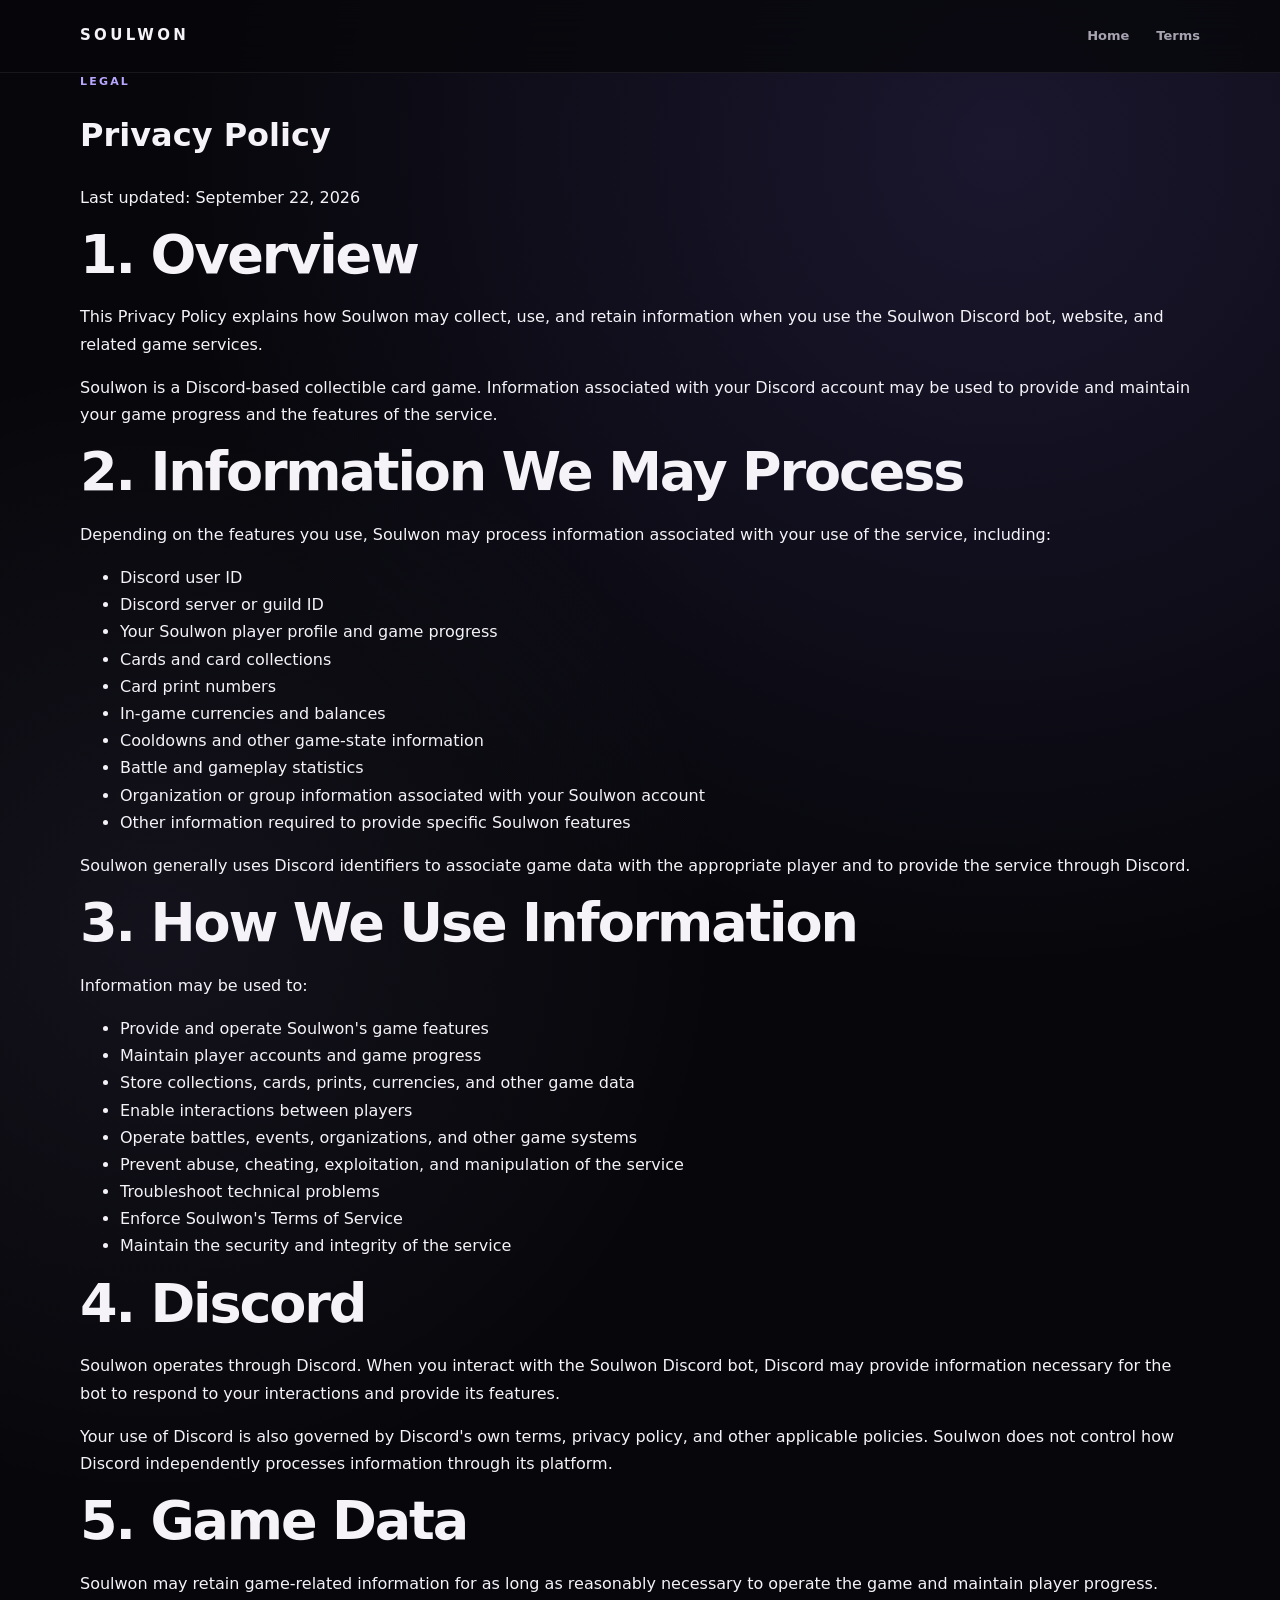
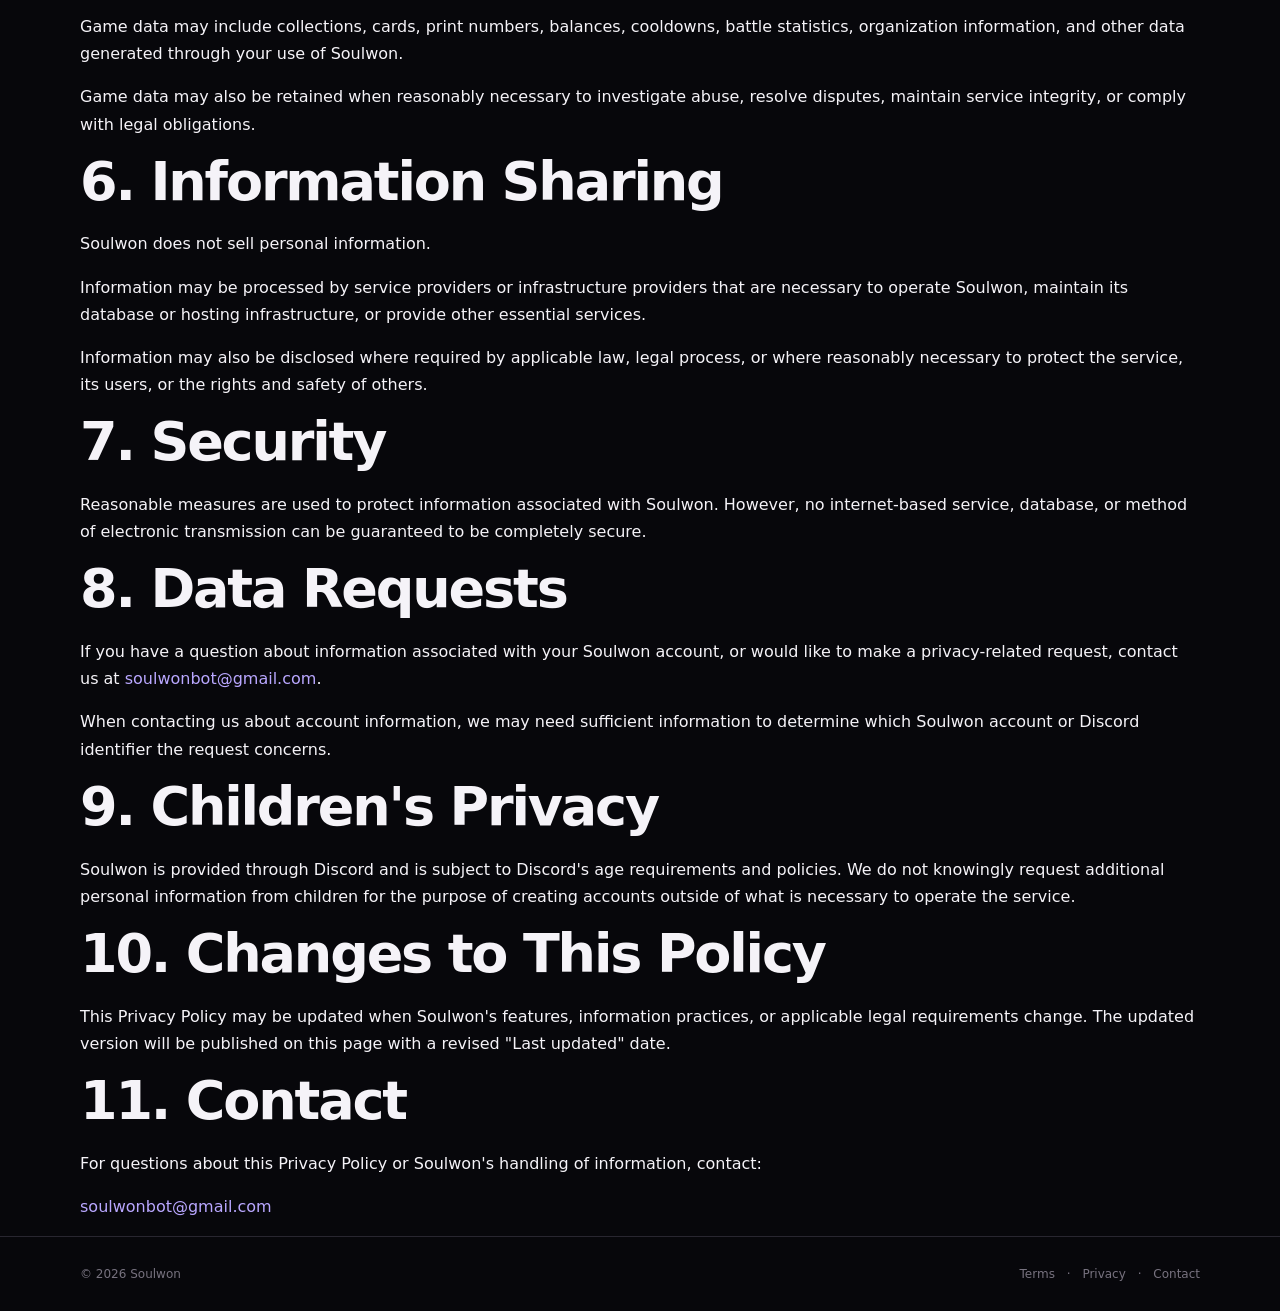
<file: privacy.html>
<!doctype html>
<html lang="en">

<head>
<meta charset="utf-8">
<meta name="viewport" content="width=device-width,initial-scale=1">

<title>Privacy Policy — Soulwon</title>

<link rel="stylesheet" href="style.css">
</head>

<body>

<header class="nav">

    <div class="wrap navin">

        <a class="logo" href="index.html">SOULWON</a>

        <nav>
            <a href="index.html">Home</a>
            <a href="terms.html">Terms</a>
        </nav>

    </div>

</header>


<main class="legalpage">

<div class="wrap">

<p class="eyebrow">LEGAL</p>

<h1>Privacy Policy</h1>

<p class="muted">
Last updated: September 22, 2026
</p>


<h2>1. Overview</h2>

<p>
This Privacy Policy explains how Soulwon may collect, use, and
retain information when you use the Soulwon Discord bot, website,
and related game services.
</p>

<p>
Soulwon is a Discord-based collectible card game. Information
associated with your Discord account may be used to provide and
maintain your game progress and the features of the service.
</p>


<h2>2. Information We May Process</h2>

<p>
Depending on the features you use, Soulwon may process information
associated with your use of the service, including:
</p>

<ul>
<li>Discord user ID</li>
<li>Discord server or guild ID</li>
<li>Your Soulwon player profile and game progress</li>
<li>Cards and card collections</li>
<li>Card print numbers</li>
<li>In-game currencies and balances</li>
<li>Cooldowns and other game-state information</li>
<li>Battle and gameplay statistics</li>
<li>Organization or group information associated with your Soulwon account</li>
<li>Other information required to provide specific Soulwon features</li>
</ul>

<p>
Soulwon generally uses Discord identifiers to associate game data
with the appropriate player and to provide the service through
Discord.
</p>


<h2>3. How We Use Information</h2>

<p>
Information may be used to:
</p>

<ul>
<li>Provide and operate Soulwon's game features</li>
<li>Maintain player accounts and game progress</li>
<li>Store collections, cards, prints, currencies, and other game data</li>
<li>Enable interactions between players</li>
<li>Operate battles, events, organizations, and other game systems</li>
<li>Prevent abuse, cheating, exploitation, and manipulation of the service</li>
<li>Troubleshoot technical problems</li>
<li>Enforce Soulwon's Terms of Service</li>
<li>Maintain the security and integrity of the service</li>
</ul>


<h2>4. Discord</h2>

<p>
Soulwon operates through Discord. When you interact with the Soulwon
Discord bot, Discord may provide information necessary for the bot
to respond to your interactions and provide its features.
</p>

<p>
Your use of Discord is also governed by Discord's own terms,
privacy policy, and other applicable policies. Soulwon does not
control how Discord independently processes information through
its platform.
</p>


<h2>5. Game Data</h2>

<p>
Soulwon may retain game-related information for as long as
reasonably necessary to operate the game and maintain player
progress.
</p>

<p>
Game data may include collections, cards, print numbers, balances,
cooldowns, battle statistics, organization information, and other
data generated through your use of Soulwon.
</p>

<p>
Game data may also be retained when reasonably necessary to
investigate abuse, resolve disputes, maintain service integrity,
or comply with legal obligations.
</p>


<h2>6. Information Sharing</h2>

<p>
Soulwon does not sell personal information.
</p>

<p>
Information may be processed by service providers or infrastructure
providers that are necessary to operate Soulwon, maintain its
database or hosting infrastructure, or provide other essential
services.
</p>

<p>
Information may also be disclosed where required by applicable law,
legal process, or where reasonably necessary to protect the service,
its users, or the rights and safety of others.
</p>


<h2>7. Security</h2>

<p>
Reasonable measures are used to protect information associated
with Soulwon. However, no internet-based service, database, or
method of electronic transmission can be guaranteed to be
completely secure.
</p>


<h2>8. Data Requests</h2>

<p>
If you have a question about information associated with your
Soulwon account, or would like to make a privacy-related request,
contact us at
<a href="mailto:soulwonbot@gmail.com">soulwonbot@gmail.com</a>.
</p>

<p>
When contacting us about account information, we may need
sufficient information to determine which Soulwon account or
Discord identifier the request concerns.
</p>


<h2>9. Children's Privacy</h2>

<p>
Soulwon is provided through Discord and is subject to Discord's
age requirements and policies. We do not knowingly request
additional personal information from children for the purpose of
creating accounts outside of what is necessary to operate the
service.
</p>


<h2>10. Changes to This Policy</h2>

<p>
This Privacy Policy may be updated when Soulwon's features,
information practices, or applicable legal requirements change.
The updated version will be published on this page with a revised
"Last updated" date.
</p>


<h2>11. Contact</h2>

<p>
For questions about this Privacy Policy or Soulwon's handling of
information, contact:
</p>

<p>
<a href="mailto:soulwonbot@gmail.com">
soulwonbot@gmail.com
</a>
</p>

</div>

</main>


<footer>

<div class="wrap footerin">

<span>© 2026 Soulwon</span>

<span>
<a href="terms.html">Terms</a>
<span class="footer-dot">·</span>
<a href="privacy.html">Privacy</a>
<span class="footer-dot">·</span>
<a href="mailto:soulwonbot@gmail.com">Contact</a>
</span>

</div>

</footer>

</body>
</html>
</file>
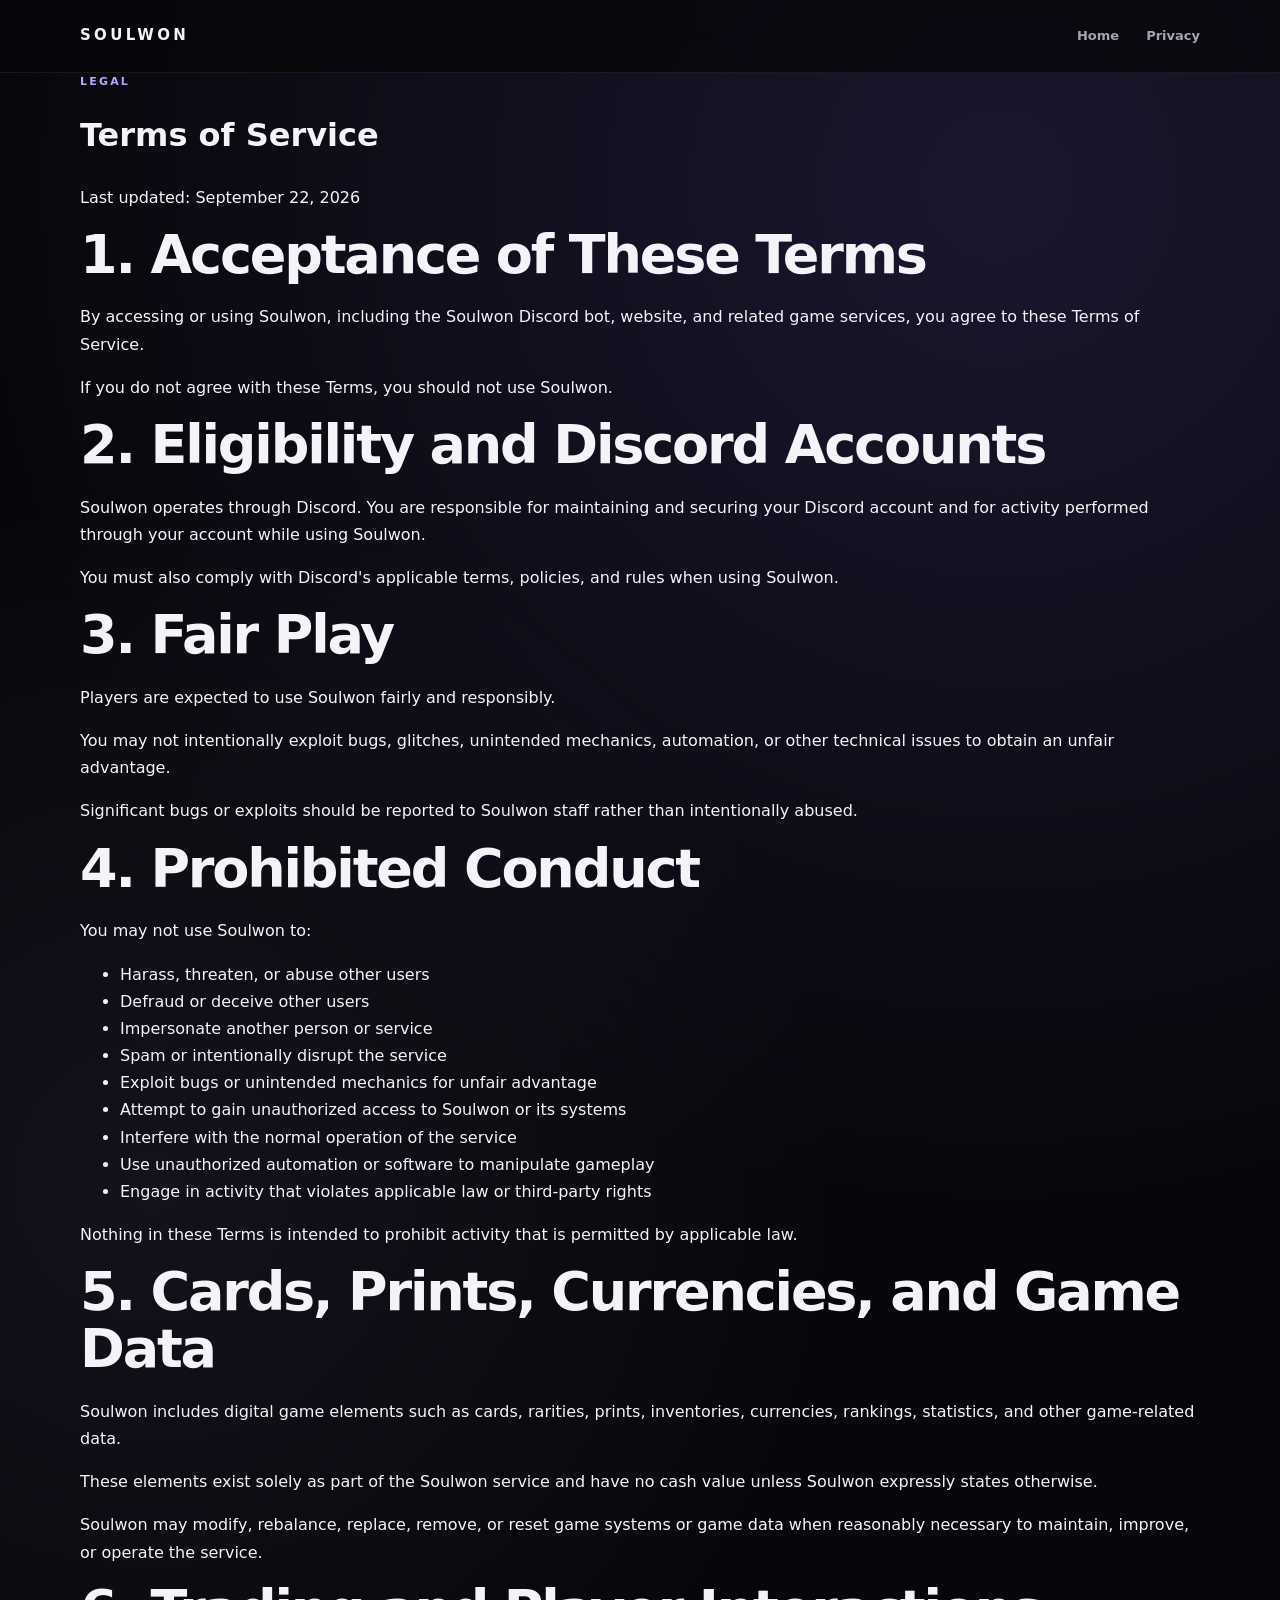
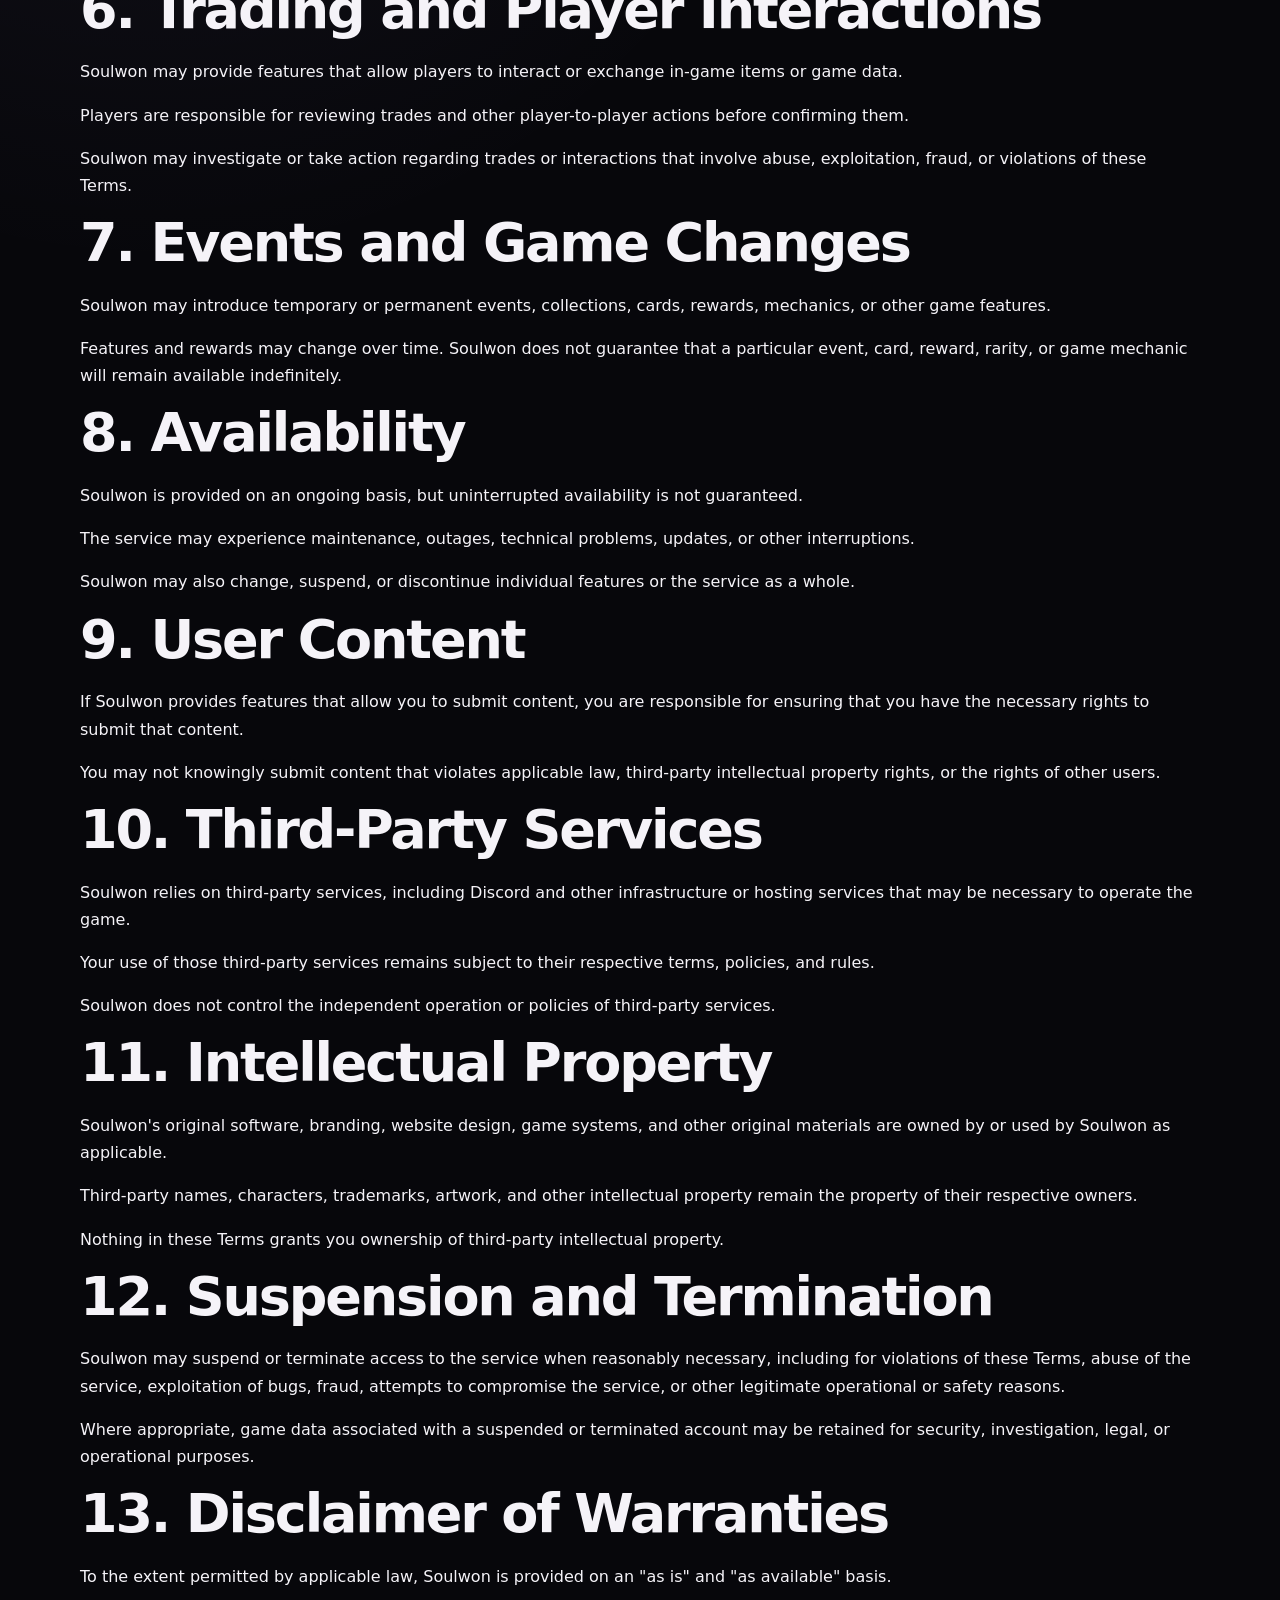
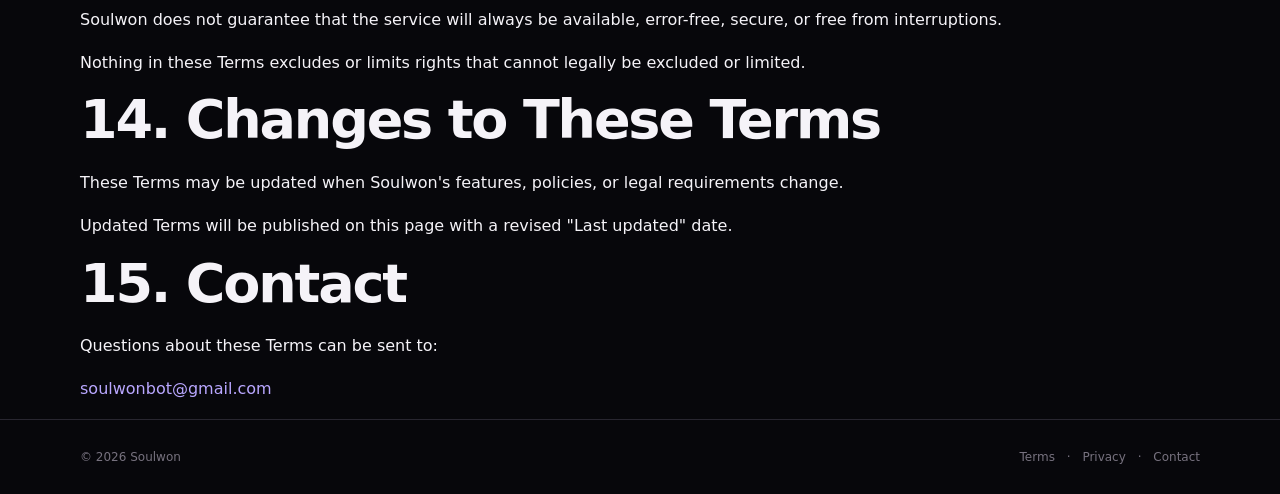
<file: terms.html>
<!doctype html>
<html lang="en">

<head>
<meta charset="utf-8">
<meta name="viewport" content="width=device-width,initial-scale=1">

<title>Terms of Service — Soulwon</title>

<link rel="stylesheet" href="style.css">
</head>

<body>

<header class="nav">

    <div class="wrap navin">

        <a class="logo" href="index.html">SOULWON</a>

        <nav>
            <a href="index.html">Home</a>
            <a href="privacy.html">Privacy</a>
        </nav>

    </div>

</header>


<main class="legalpage">

<div class="wrap">

<p class="eyebrow">LEGAL</p>

<h1>Terms of Service</h1>

<p class="muted">
Last updated: September 22, 2026
</p>


<h2>1. Acceptance of These Terms</h2>

<p>
By accessing or using Soulwon, including the Soulwon Discord bot,
website, and related game services, you agree to these Terms of
Service.
</p>

<p>
If you do not agree with these Terms, you should not use Soulwon.
</p>


<h2>2. Eligibility and Discord Accounts</h2>

<p>
Soulwon operates through Discord. You are responsible for
maintaining and securing your Discord account and for activity
performed through your account while using Soulwon.
</p>

<p>
You must also comply with Discord's applicable terms, policies,
and rules when using Soulwon.
</p>


<h2>3. Fair Play</h2>

<p>
Players are expected to use Soulwon fairly and responsibly.
</p>

<p>
You may not intentionally exploit bugs, glitches, unintended
mechanics, automation, or other technical issues to obtain an
unfair advantage.
</p>

<p>
Significant bugs or exploits should be reported to Soulwon staff
rather than intentionally abused.
</p>


<h2>4. Prohibited Conduct</h2>

<p>
You may not use Soulwon to:
</p>

<ul>
<li>Harass, threaten, or abuse other users</li>
<li>Defraud or deceive other users</li>
<li>Impersonate another person or service</li>
<li>Spam or intentionally disrupt the service</li>
<li>Exploit bugs or unintended mechanics for unfair advantage</li>
<li>Attempt to gain unauthorized access to Soulwon or its systems</li>
<li>Interfere with the normal operation of the service</li>
<li>Use unauthorized automation or software to manipulate gameplay</li>
<li>Engage in activity that violates applicable law or third-party rights</li>
</ul>

<p>
Nothing in these Terms is intended to prohibit activity that is
permitted by applicable law.
</p>


<h2>5. Cards, Prints, Currencies, and Game Data</h2>

<p>
Soulwon includes digital game elements such as cards, rarities,
prints, inventories, currencies, rankings, statistics, and other
game-related data.
</p>

<p>
These elements exist solely as part of the Soulwon service and
have no cash value unless Soulwon expressly states otherwise.
</p>

<p>
Soulwon may modify, rebalance, replace, remove, or reset game
systems or game data when reasonably necessary to maintain,
improve, or operate the service.
</p>


<h2>6. Trading and Player Interactions</h2>

<p>
Soulwon may provide features that allow players to interact or
exchange in-game items or game data.
</p>

<p>
Players are responsible for reviewing trades and other
player-to-player actions before confirming them.
</p>

<p>
Soulwon may investigate or take action regarding trades or
interactions that involve abuse, exploitation, fraud, or violations
of these Terms.
</p>


<h2>7. Events and Game Changes</h2>

<p>
Soulwon may introduce temporary or permanent events, collections,
cards, rewards, mechanics, or other game features.
</p>

<p>
Features and rewards may change over time. Soulwon does not
guarantee that a particular event, card, reward, rarity, or game
mechanic will remain available indefinitely.
</p>


<h2>8. Availability</h2>

<p>
Soulwon is provided on an ongoing basis, but uninterrupted
availability is not guaranteed.
</p>

<p>
The service may experience maintenance, outages, technical
problems, updates, or other interruptions.
</p>

<p>
Soulwon may also change, suspend, or discontinue individual
features or the service as a whole.
</p>


<h2>9. User Content</h2>

<p>
If Soulwon provides features that allow you to submit content,
you are responsible for ensuring that you have the necessary
rights to submit that content.
</p>

<p>
You may not knowingly submit content that violates applicable law,
third-party intellectual property rights, or the rights of other
users.
</p>


<h2>10. Third-Party Services</h2>

<p>
Soulwon relies on third-party services, including Discord and
other infrastructure or hosting services that may be necessary
to operate the game.
</p>

<p>
Your use of those third-party services remains subject to their
respective terms, policies, and rules.
</p>

<p>
Soulwon does not control the independent operation or policies of
third-party services.
</p>


<h2>11. Intellectual Property</h2>

<p>
Soulwon's original software, branding, website design, game
systems, and other original materials are owned by or used by
Soulwon as applicable.
</p>

<p>
Third-party names, characters, trademarks, artwork, and other
intellectual property remain the property of their respective
owners.
</p>

<p>
Nothing in these Terms grants you ownership of third-party
intellectual property.
</p>


<h2>12. Suspension and Termination</h2>

<p>
Soulwon may suspend or terminate access to the service when
reasonably necessary, including for violations of these Terms,
abuse of the service, exploitation of bugs, fraud, attempts to
compromise the service, or other legitimate operational or safety
reasons.
</p>

<p>
Where appropriate, game data associated with a suspended or
terminated account may be retained for security, investigation,
legal, or operational purposes.
</p>


<h2>13. Disclaimer of Warranties</h2>

<p>
To the extent permitted by applicable law, Soulwon is provided
on an "as is" and "as available" basis.
</p>

<p>
Soulwon does not guarantee that the service will always be
available, error-free, secure, or free from interruptions.
</p>

<p>
Nothing in these Terms excludes or limits rights that cannot
legally be excluded or limited.
</p>


<h2>14. Changes to These Terms</h2>

<p>
These Terms may be updated when Soulwon's features, policies, or
legal requirements change.
</p>

<p>
Updated Terms will be published on this page with a revised
"Last updated" date.
</p>


<h2>15. Contact</h2>

<p>
Questions about these Terms can be sent to:
</p>

<p>
<a href="mailto:soulwonbot@gmail.com">
soulwonbot@gmail.com
</a>
</p>

</div>

</main>


<footer>

<div class="wrap footerin">

<span>© 2026 Soulwon</span>

<span>
<a href="terms.html">Terms</a>
<span class="footer-dot">·</span>
<a href="privacy.html">Privacy</a>
<span class="footer-dot">·</span>
<a href="mailto:soulwonbot@gmail.com">Contact</a>
</span>

</div>

</footer>

</body>
</html>
</file>
<file: style.css>
* {
    box-sizing: border-box;
}

:root {
    --bg: #07070b;
    --bg-soft: #0b0a10;
    --panel: #101017;
    --panel-2: #15141e;
    --text: #f5f3f8;
    --muted: #a7a3b0;
    --muted-2: #77727f;
    --line: #282630;
    --accent: #b9a7ff;
    --accent-soft: rgba(185, 167, 255, .10);
}

html {
    scroll-behavior: smooth;
}

body {
    margin: 0;
    background:
        radial-gradient(
            circle at 78% 5%,
            rgba(128, 105, 232, .16),
            transparent 28%
        ),
        radial-gradient(
            circle at 12% 32%,
            rgba(185, 167, 255, .07),
            transparent 25%
        ),
        var(--bg);

    color: var(--text);

    font-family:
        Inter,
        system-ui,
        -apple-system,
        BlinkMacSystemFont,
        "Segoe UI",
        sans-serif;

    line-height: 1.7;
}

body::selection {
    background: var(--accent);
    color: #08070c;
}

a {
    color: var(--accent);
    text-decoration: none;
}

img {
    max-width: 100%;
    display: block;
}

.wrap {
    width: min(1120px, calc(100% - 44px));
    margin: 0 auto;
}


/* NAVIGATION */

.nav {
    position: sticky;
    top: 0;
    z-index: 50;

    background: rgba(7, 7, 11, .78);

    backdrop-filter: blur(18px);
    -webkit-backdrop-filter: blur(18px);

    border-bottom: 1px solid rgba(255,255,255,.07);
}

.navin {
    min-height: 72px;

    display: flex;
    align-items: center;
    justify-content: space-between;
}

.logo {
    color: var(--text);

    font-weight: 900;
    font-size: 15px;

    letter-spacing: .22em;
}

.nav nav {
    display: flex;
    align-items: center;
    gap: 27px;
}

.nav nav a {
    color: var(--muted);

    font-size: 13px;
    font-weight: 600;

    transition:
        color .2s ease,
        opacity .2s ease;
}

.nav nav a:hover {
    color: var(--text);
}


/* GENERAL */

.eyebrow {
    margin: 0 0 16px;

    color: var(--accent);

    font-size: 11px;
    font-weight: 850;

    letter-spacing: .20em;
}

h1,
h2,
h3,
p {
    margin-top: 0;
}

h2 {
    margin-bottom: 20px;

    font-size: clamp(34px, 5vw, 54px);
    line-height: 1.05;

    letter-spacing: -.04em;
}

.section {
    padding: 110px 0;

    border-top: 1px solid var(--line);
}


/* BUTTONS */

.buttons {
    display: flex;
    flex-wrap: wrap;

    gap: 12px;

    margin-top: 36px;
}

.button {
    display: inline-flex;
    align-items: center;
    justify-content: center;

    min-height: 48px;

    padding: 0 21px;

    border-radius: 11px;

    border: 1px solid var(--line);

    font-size: 14px;
    font-weight: 750;

    transition:
        transform .2s ease,
        border-color .2s ease,
        background .2s ease;
}

.button:hover {
    transform: translateY(-2px);
}

.primary {
    background: var(--text);
    color: #09090d;
}

.primary:hover {
    background: #ffffff;
}

.secondary {
    background: rgba(16,16,23,.75);
    color: var(--text);
}

.secondary:hover {
    border-color: #464150;
}


/* HERO */

.hero {
    min-height: 720px;

    display: flex;
    align-items: center;

    position: relative;
    overflow: hidden;
}

.hero::before {
    content: "";

    position: absolute;

    width: 620px;
    height: 620px;

    right: -220px;
    top: 40px;

    border-radius: 50%;

    background: rgba(120, 91, 230, .12);

    filter: blur(80px);

    pointer-events: none;
}

.hero-content {
    position: relative;
    z-index: 1;
}

.hero-copy {
    max-width: 820px;
}

.hero h1 {
    margin: 0;

    max-width: 850px;

    font-size: clamp(52px, 8vw, 92px);

    line-height: .96;

    letter-spacing: -.065em;
}

.hero .lead {
    max-width: 680px;

    margin: 30px 0 0;

    color: var(--muted);

    font-size: 18px;
}


/* SHOWCASE */

.showcase {
    padding: 105px 0 120px;

    overflow: hidden;

    border-top: 1px solid var(--line);

    background:
        linear-gradient(
            180deg,
            rgba(185,167,255,.025),
            transparent
        );
}

.showcase-heading {
    display: flex;

    justify-content: space-between;
    align-items: flex-end;

    gap: 50px;
}

.showcase-heading h2 {
    margin-bottom: 0;
}

.showcase-heading > p {
    max-width: 390px;

    margin: 0;

    color: var(--muted);

    font-size: 14px;
}


/* CARD SHOWCASE */

.card-showcase {
    height: 570px;

    margin-top: 55px;

    position: relative;

    display: flex;
    justify-content: center;
    align-items: flex-start;
}

.showcase-card {
    position: absolute;

    width: 310px;

    border-radius: 22px;

    overflow: hidden;

    box-shadow:
        0 35px 90px rgba(0,0,0,.55);

    border: 1px solid rgba(255,255,255,.12);

    background: #09090d;

    transition:
        transform .35s ease,
        z-index .35s ease;
}

.showcase-card img {
    width: 100%;
    height: auto;
}

.showcase-card-left {
    transform:
        translateX(-255px)
        rotate(-8deg);

    top: 42px;

    z-index: 1;
}

.showcase-card-center {
    transform:
        translateY(-8px);

    z-index: 3;
}

.showcase-card-right {
    transform:
        translateX(255px)
        rotate(8deg);

    top: 42px;

    z-index: 1;
}

.card-showcase:hover .showcase-card-left {
    transform:
        translateX(-285px)
        rotate(-10deg);
}

.card-showcase:hover .showcase-card-right {
    transform:
        translateX(285px)
        rotate(10deg);
}


/* ABOUT */

.about-grid {
    display: grid;

    grid-template-columns: .9fr 1.1fr;

    gap: 100px;

    align-items: start;
}

.about-copy {
    max-width: 650px;

    color: var(--muted);

    font-size: 16px;
}

.about-copy p + p {
    margin-top: 22px;
}


/* SECTION HEADING */

.section-heading {
    max-width: 700px;
}

.section-heading > p:last-child {
    color: var(--muted);

    max-width: 650px;

    margin-top: 0;
}


/* FEATURE GRID */

.grid {
    display: grid;

    grid-template-columns: repeat(3, 1fr);

    gap: 14px;

    margin-top: 48px;
}

.feature-card {
    position: relative;

    min-height: 235px;

    padding: 28px;

    border: 1px solid var(--line);

    border-radius: 17px;

    background:
        linear-gradient(
            145deg,
            rgba(21,20,30,.95),
            rgba(12,12,17,.95)
        );

    transition:
        transform .25s ease,
        border-color .25s ease;
}

.feature-card:hover {
    transform: translateY(-4px);

    border-color: #3a3645;
}

.feature-number {
    color: var(--accent);

    font-size: 11px;
    font-weight: 850;

    letter-spacing: .16em;
}

.feature-icon {
    margin-top: 28px;

    color: var(--accent);

    font-size: 24px;
    font-weight: 700;
}

.feature-card h3 {
    margin: 11px 0 7px;

    font-size: 20px;
}

.feature-card p {
    margin: 0;

    color: var(--muted);

    font-size: 13px;
}


/* VALORANT */

.valorant-section {
    background:
        radial-gradient(
            circle at 80% 50%,
            rgba(120,91,230,.10),
            transparent 35%
        );
}

.valorant-layout {
    display: grid;

    grid-template-columns: .85fr 1.15fr;

    gap: 80px;

    align-items: center;
}

.valorant-copy h2 {
    font-size: clamp(42px, 6vw, 66px);
}

.valorant-copy > p:not(.eyebrow) {
    max-width: 530px;

    color: var(--muted);
}

.text-link {
    display: inline-flex;

    align-items: center;
    gap: 9px;

    margin-top: 15px;

    font-size: 14px;
    font-weight: 750;
}

.text-link span {
    transition: transform .2s ease;
}

.text-link:hover span {
    transform: translateX(4px);
}


/* VALORANT CARD DISPLAY */

.valorant-cards {
    min-height: 510px;

    position: relative;
}

.mini-card {
    position: absolute;

    width: 260px;

    border-radius: 19px;

    overflow: hidden;

    border: 1px solid rgba(255,255,255,.12);

    box-shadow:
        0 30px 80px rgba(0,0,0,.55);
}

.mini-card img {
    width: 100%;
}

.mini-card-one {
    left: 5px;
    top: 75px;

    transform: rotate(-9deg);

    z-index: 1;
}

.mini-card-two {
    left: 190px;
    top: 5px;

    transform: rotate(3deg);

    z-index: 3;
}

.mini-card-three {
    right: 0;
    top: 85px;

    transform: rotate(10deg);

    z-index: 2;
}


/* FLOW */

.flow {
    display: grid;

    grid-template-columns: 1fr auto 1fr auto 1fr auto 1fr;

    align-items: center;

    gap: 18px;

    margin-top: 55px;
}

.flow-item {
    min-height: 175px;

    padding: 25px;

    border: 1px solid var(--line);

    border-radius: 15px;

    background: var(--panel);
}

.flow-item > span {
    color: var(--accent);

    font-size: 11px;
    font-weight: 850;

    letter-spacing: .16em;
}

.flow-item h3 {
    margin: 20px 0 7px;

    font-size: 18px;
}

.flow-item p {
    margin: 0;

    color: var(--muted);

    font-size: 13px;
}

.flow-line {
    width: 25px;

    height: 1px;

    background: #3a3644;
}


/* CTA */

.cta {
    padding: 90px 0;

    border-top: 1px solid var(--line);
}

.cta-box {
    position: relative;

    overflow: hidden;

    text-align: center;

    padding: 85px 30px;

    border: 1px solid var(--line);

    border-radius: 22px;

    background:
        radial-gradient(
            circle at 50% 0%,
            rgba(185,167,255,.12),
            transparent 55%
        ),
        var(--panel);
}

.cta-box h2 {
    margin-bottom: 12px;
}

.cta-box > p:not(.eyebrow) {
    margin-bottom: 28px;

    color: var(--muted);
}


/* LEGAL */

.legal-section {
    padding-top: 70px;
    padding-bottom: 85px;
}

.legalbox {
    padding: 34px;

    border: 1px solid var(--line);

    border-radius: 17px;

    background: rgba(16,16,23,.7);
}

.legalbox h2 {
    font-size: 28px;
}

.legalbox > p:not(.eyebrow) {
    max-width: 850px;

    color: var(--muted);

    font-size: 13px;
}

.legal-links {
    display: flex;

    flex-wrap: wrap;

    gap: 22px;

    margin-top: 25px;
}

.legal-links a {
    font-size: 13px;
    font-weight: 700;
}

.riot-notice {
    margin-top: 30px !important;

    padding-top: 25px;

    border-top: 1px solid var(--line);

    color: #817c89 !important;

    font-size: 12px !important;
}


/* FOOTER */

footer {
    border-top: 1px solid var(--line);

    padding: 27px 0;

    color: var(--muted-2);

    font-size: 12px;
}

.footerin {
    display: flex;

    justify-content: space-between;

    gap: 20px;
}

.footerin a {
    color: var(--muted-2);
}

.footerin a:hover {
    color: var(--text);
}

.footer-dot {
    margin: 0 8px;
}


/* RESPONSIVE */

@media (max-width: 900px) {

    .nav nav {
        gap: 14px;
    }

    .nav nav a:nth-child(2) {
        display: none;
    }

    .about-grid,
    .valorant-layout {
        grid-template-columns: 1fr;

        gap: 45px;
    }

    .grid {
        grid-template-columns: repeat(2, 1fr);
    }

    .valorant-cards {
        max-width: 650px;

        width: 100%;

        margin: 0 auto;
    }

    .flow {
        grid-template-columns: 1fr 1fr;
    }

    .flow-line {
        display: none;
    }

}


@media (max-width: 700px) {

    .wrap {
        width: min(100% - 30px, 1120px);
    }

    .navin {
        min-height: 64px;
    }

    .nav nav {
        gap: 10px;
    }

    .nav nav a {
        font-size: 11px;
    }

    .nav nav a:nth-child(3) {
        display: none;
    }

    .hero {
        min-height: 650px;

        padding: 90px 0;
    }

    .hero h1 {
        font-size: clamp(47px, 14vw, 72px);
    }

    .hero .lead {
        font-size: 16px;
    }

    .showcase {
        padding-top: 80px;
    }

    .showcase-heading {
        display: block;
    }

    .showcase-heading > p {
        margin-top: 20px;
    }

    .card-showcase {
        height: 420px;

        margin-top: 35px;
    }

    .showcase-card {
        width: 205px;
    }

    .showcase-card-left {
        transform:
            translateX(-125px)
            rotate(-8deg);

        top: 55px;
    }

    .showcase-card-center {
        transform: translateY(0);
    }

    .showcase-card-right {
        transform:
            translateX(125px)
            rotate(8deg);

        top: 55px;
    }

    .card-showcase:hover .showcase-card-left {
        transform:
            translateX(-125px)
            rotate(-8deg);
    }

    .card-showcase:hover .showcase-card-right {
        transform:
            translateX(125px)
            rotate(8deg);
    }

    .section {
        padding: 80px 0;
    }

    .grid {
        grid-template-columns: 1fr;
    }

    .mini-card {
        width: 190px;
    }

    .valorant-cards {
        min-height: 390px;
    }

    .mini-card-one {
        left: 0;
        top: 75px;
    }

    .mini-card-two {
        left: 50%;

        transform:
            translateX(-50%)
            rotate(3deg);

        top: 10px;
    }

    .mini-card-three {
        right: 0;
        top: 75px;
    }

    .flow {
        grid-template-columns: 1fr;
    }

    .flow-item {
        min-height: auto;
    }

    .cta-box {
        padding: 65px 22px;
    }

    .footerin {
        flex-direction: column;
    }

}


@media (max-width: 480px) {

    .nav nav a:nth-child(1) {
        display: none;
    }

    .card-showcase {
        height: 350px;
    }

    .showcase-card {
        width: 170px;
    }

    .showcase-card-left {
        transform:
            translateX(-95px)
            rotate(-8deg);
    }

    .showcase-card-right {
        transform:
            translateX(95px)
            rotate(8deg);
    }

    .mini-card {
        width: 155px;
    }

    .valorant-cards {
        min-height: 330px;
    }

}
</file>
